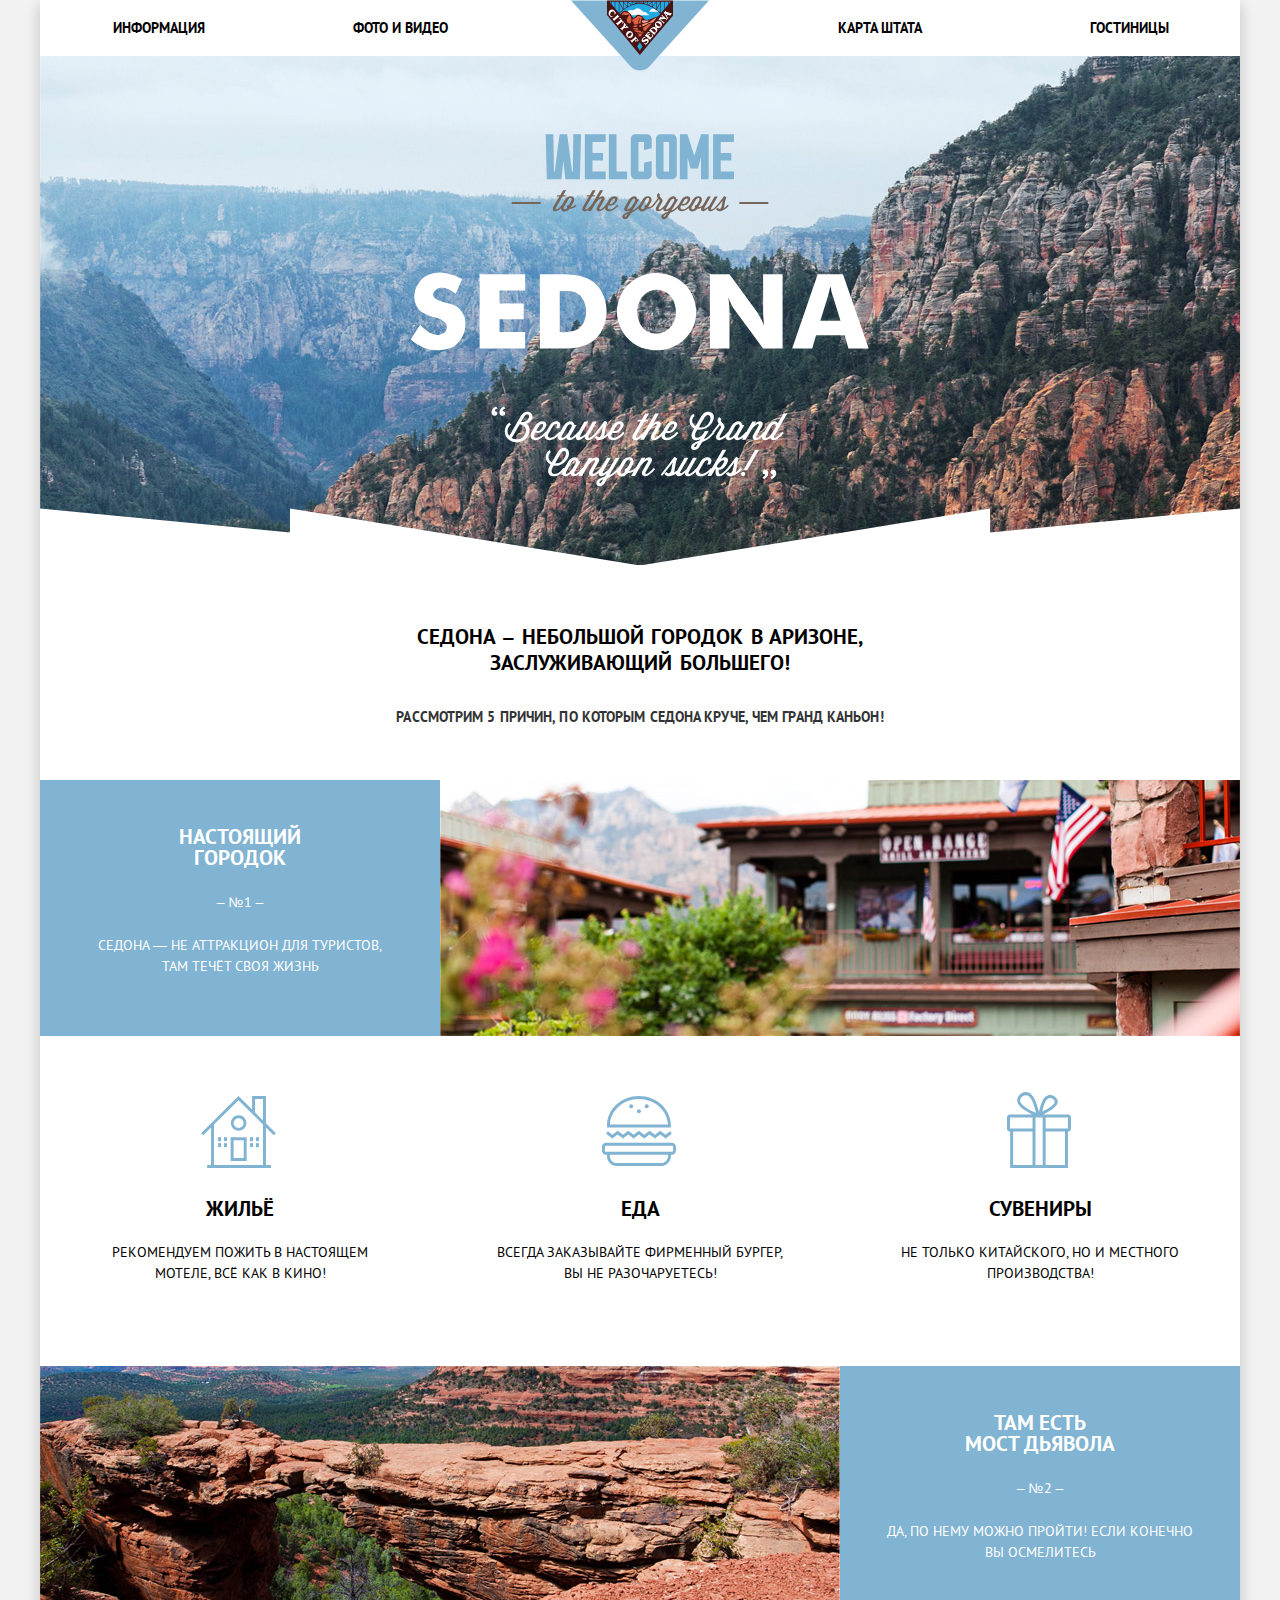
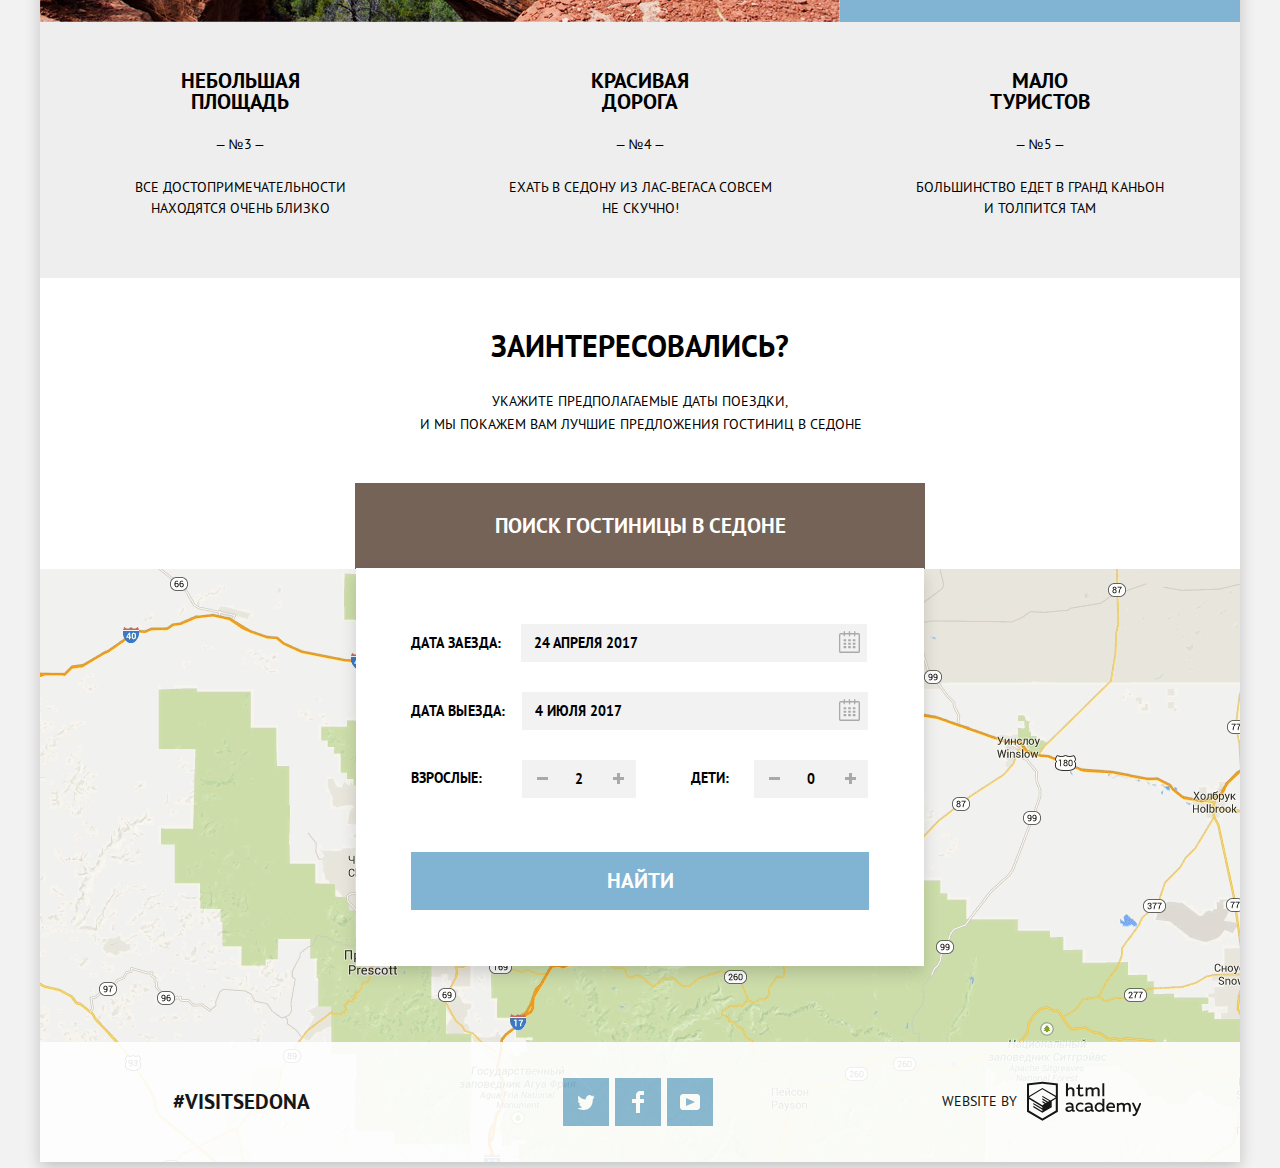
<file: index.html>
<!DOCTYPE html>
<html lang="ru">

<head>
  <meta charset="utf-8">
  <title>HTML Academy: Седона</title>
  <link rel="stylesheet" href="./css/normalize.css">
  <link rel="stylesheet" href="./css/style.min.css">
</head>

<body>
  <div class="total-wrap">
    <header class="header-index">
      <div class="logo-wrap">
        <a class="logo-link">
          <img src="img/logo.svg" width="138" height="71" alt="City of Sedona" class="logo">
        </a>
      </div>
      <nav class="nav-index">
        <ul class="user-nav">
          <li><a href="#" class="user-nav-item">Информация</a></li>
          <li><a href="#" class="user-nav-item">Фото и видео</a></li>
          <li><a href="#" class="user-nav-item">Карта штата</a></li>
          <li><a href="./hotels.html" class="user-nav-item">Гостиницы</a></li>
        </ul>
      </nav>
    </header>

    <main class="main-index">
      <h1 class="visually-hidden">Седона</h1>
      <div class="welcome-wrap">
        <p class="visually-hidden">Welcome to georgeous Sedona! Because the Great Canyone sukcs!</p>
        <p class="visually-hidden">Добро пожаловать в великолепную Седону! Потому что Большой Каньон - отстой!</p>
      </div>
      <section class="description">
        <h2 class="visually-hidden">Преимущества городка Седона</h2>
        <div class="description-intro">
          <p>Седона &ndash; небольшой городок в Аризоне, заслуживающий большего!</p>
          <p> Рассмотрим 5 причин, по которым Седона круче, чем гранд каньон!</p>
        </div>
        <ul class="features-list" aria-label="Список преимуществ Седоны">
          <li class="features-list-item">
            <div class="feautre-content">
              <div class="feautre-content-wrap">
                <h3 class="feature-heading">Настоящий городок</h3>
                <span class="number">&ndash; №1 &ndash;</span>
                <p class="feature-decription">Седона — не аттракцион для туристов, там течёт своя жизнь</p>
              </div>
              <div class="feature-pic">
                <img src="img/real-town.jpg" width="800" height="256" alt="Вид на домики в Седоне">
              </div>
            </div>
            <ul class="real-features" aria-label="Список местных особенностей">
              <li class="real-features-item">
                <h4>Жильё</h4>
                <p>Рекомендуем пожить в настоящем мотеле, всё как в кино!</p>
              </li>
              <li class="real-features-item">
                <h4>Еда</h4>
                <p>Всегда заказывайте фирменный бургер, вы не разочаруетесь!</p>
              </li>
              <li class="real-features-item">
                <h4>Сувениры</h4>
                <p>Не только китайского, но и местного производства!</p>
              </li>
            </ul>
          </li>
          <li class="features-list-item">
            <div class="feautre-content">
              <div class="feautre-content-wrap">
                <h3 class="feature-heading">Там есть <span class="oneline">Мост дьявола</span></h3>
                <span class="number">&ndash; №2 &ndash;</span>
                <p class="feature-decription">Да, по нему можно пройти! Если конечно вы осмелитесь</p>
              </div>
              <div class="feature-pic">
                <img src="img/devile-bridge.jpg" width="800" height="256" alt="Мост дьявола">
              </div>
            </div>
          </li>
          <li class="features-list-item">
            <div class="feautre-content">
              <h3 class="feature-heading">Небольшая площадь</h3>
              <span class="number">&ndash; №3 &ndash;</span>
              <p class="feature-decription">Все достопримечательности находятся очень близко</p>
            </div>
          </li>
          <li class="features-list-item">
            <div class="feautre-content">
              <h3 class="feature-heading">Красивая дорога</h3>
              <span class="number">&ndash; №4 &ndash;</span>
              <p class="feature-decription">Ехать в Седону из Лас-Вегаса совсем не скучно!</p>
            </div>
          </li>
          <li class="features-list-item">
            <div class="feautre-content">
              <h3 class="feature-heading">Мало туристов</h3>
              <span class="number">&ndash; №5 &ndash;</span>
              <p class="feature-decription">Большинство едет в гранд каньон и толпится там</p>
            </div>
          </li>
        </ul>
      </section>
      <section class="locations">
        <h2 class="ask">Заинтересовались?</h2>
        <p>Укажите предполагаемые даты поездки,<span class="oneline"> и мы покажем вам лучшие предложения гостиниц в седоне</span></p>
        <div class="hotel-search-wrap">
          <a href="#" class="hotel-search" id="search-open-button"><span class="oneline">Поиск гостиницы в Седоне</span></a>
        </div>
        <section class="search-area" id="hotel-search-area">
          <h3 class="visually-hidden">Поиск отелей</h3>
          <form action="https://echo.htmlacademy.ru" method="post" id="hotel-search-form">
            <p class="time-in">
              <label for="arriving-time">Дата заезда:</label>
              <input type="text" name="arriving" id="arriving-time" value="24 Апреля 2017">
              <button class="calendar-button" type="button">
                  <svg xmlns="http://www.w3.org/2000/svg" width="21" height="22">
                    <path d="M19.3 2h-2.9V.6c0-.3-.3-.6-.6-.6-.4 0-.7.3-.7.6V2h-4V.6c0-.3-.2-.6-.6-.6-.4 0-.7.3-.7.6V2H6V.6c0-.3-.3-.6-.7-.6-.3 0-.6.3-.6.6V2H1.8C.8 2 0 2.8 0 4v16.3c0 1 .8 1.8 1.8 1.8h17.5c1 0 1.7-.8 1.7-1.8V3.9c0-1-.8-1.9-1.7-1.9zm.4 18.2c0 .2-.2.4-.4.4H1.7a.4.4 0 01-.4-.4V3.9c0-.3.2-.5.5-.5h2.8v1.4c0 .4.3.7.7.7.3 0 .6-.3.6-.7V3.4h4v1.4c0 .4.2.7.6.7.4 0 .7-.3.7-.7V3.4H15v1.4c0 .4.3.7.7.7.3 0 .6-.3.6-.7V3.4h2.9c.2 0 .4.2.4.5v16.3z"/>
                    <path d="M4.6 8.2h2.6v2.1H4.6zM4.6 11.7h2.6v2.1H4.6zM4.6 15.1h2.6v2.1H4.6zM9.2 15.1h2.6v2.1H9.2zM9.2 11.7h2.6v2.1H9.2zM9.2 8.2h2.6v2.1H9.2zM13.8 15.1h2.6v2.1h-2.6zM13.8 11.7h2.6v2.1h-2.6zM13.8 8.2h2.6v2.1h-2.6z"/>
                  </svg>
                <span class="visually-hidden">Выбрать дату</span>
              </button>
            </p>
            <p class="time-out">
              <label for="departure-time">Дата выезда:</label>
              <input type="text" name="departure" id="departure-time" value="4 Июля 2017">
              <button class="calendar-button" type="button">
                  <svg xmlns="http://www.w3.org/2000/svg" width="21" height="22">
                    <path d="M19.3 2h-2.9V.6c0-.3-.3-.6-.6-.6-.4 0-.7.3-.7.6V2h-4V.6c0-.3-.2-.6-.6-.6-.4 0-.7.3-.7.6V2H6V.6c0-.3-.3-.6-.7-.6-.3 0-.6.3-.6.6V2H1.8C.8 2 0 2.8 0 4v16.3c0 1 .8 1.8 1.8 1.8h17.5c1 0 1.7-.8 1.7-1.8V3.9c0-1-.8-1.9-1.7-1.9zm.4 18.2c0 .2-.2.4-.4.4H1.7a.4.4 0 01-.4-.4V3.9c0-.3.2-.5.5-.5h2.8v1.4c0 .4.3.7.7.7.3 0 .6-.3.6-.7V3.4h4v1.4c0 .4.2.7.6.7.4 0 .7-.3.7-.7V3.4H15v1.4c0 .4.3.7.7.7.3 0 .6-.3.6-.7V3.4h2.9c.2 0 .4.2.4.5v16.3z"/>
                    <path d="M4.6 8.2h2.6v2.1H4.6zM4.6 11.7h2.6v2.1H4.6zM4.6 15.1h2.6v2.1H4.6zM9.2 15.1h2.6v2.1H9.2zM9.2 11.7h2.6v2.1H9.2zM9.2 8.2h2.6v2.1H9.2zM13.8 15.1h2.6v2.1h-2.6zM13.8 11.7h2.6v2.1h-2.6zM13.8 8.2h2.6v2.1h-2.6z"/>
                  </svg>
                <span class="visually-hidden">Выбрать дату</span>
              </button>
            </p>
            <p class="adults">
              <label for="adults-quantity">Взрослые:</label>
              <button class="button-minus" type="button" id="adults-button-minus">
                <span class="visually-hidden">Уменьшить</span>
              </button>
              <input type="text" name="adults" id="adults-quantity" value="2">
              <button class="button-plus" type="button" id="adults-button-plus">
                <span class="visually-hidden">Увеличить</span>
              </button>
            </p>
            <p class="kids">
              <label for="kids-quantity">Дети:</label>
              <button class="button-minus" type="button" id="kids-button-minus">
                <span class="visually-hidden">Уменьшить</span>
              </button>
                <input type="text" name="kids" id="kids-quantity" value="0">
              <button class="button-plus" type="button" id="kids-button-plus">
                <span class="visually-hidden">Увеличить</span>
              </button>
            </p>
            <button type="submit" class="find-hotels-button" id="submit-search-form">Найти</button>
          </form>
        </section>
        <div class="map" aria-label="Карта города Седона, Аризона 86336, США">
          <iframe title="Map of Sedona"
                  src="https://www.google.com/maps/embed?pb=!1m18!1m12!1m3!1d373180.79615911253!2d-111.9351694871143!3d34.894939474639344!2m3!1f0!2f0!3f0!3m2!1i1024!2i768!4f13.1!3m3!1m2!1s0x872da132f942b00d%3A0x5548c523fa6c8efd!2z0KHQtdC00L7QvdCwLCDQkNGA0LjQt9C-0L3QsCA4NjMzNiwg0KHQqNCQ!5e0!3m2!1sru!2sin!4v1571116060483!5m2!1sru!2sin"
                  allowfullscreen="">
          </iframe>
        </div>
      </section>
    </main>

    <footer class="footer-index" role="contentinfo" aria-label="Дополнительная информация">
      <div class="hashtag-wrap">
        <a href="#" class="hashtag">#VisitSedona</a>
      </div>
      <ul class="socials">
        <li><a class="socials-item" href="#"><img src="img/twitter.svg" width="17" height="15"
              alt="Седона на Twitter"></a></li>
        <li><a class="socials-item" href="#"><img src="img/facebook.svg" width="12" height="22"
              alt="Седона на Facebook"></a></li>
        <li><a class="socials-item" href="#"><img src="img/youtube.svg" width="20" height="16"
              alt="Седона на YouTube"></a></li>
      </ul>
      <div class="wrap-academy-logo">
        <a href="https://htmlacademy.ru/intensive/htmlcss" class="academy-logo" aria-label="Ссыка на HTML Академию">
          <span>Website by</span>
          <svg width="114" height="43" data-name="Layer 1" xmlns="http://www.w3.org/2000/svg" viewBox="0 0 113 39">
            <title>
              Логотип HTML Академии
            </title>
            <path d="M46.8 28.2a2 2 0 00.6 0v1.3a3.4 3.4 0 01-1.2.2 1.8 1.8 0 01-1.8-1 5 5 0 01-3.3 1.2c-1.6 0-3-1-3-2.7 0-2.3 2-3 3.9-3a11.6 11.6 0 012.3.3v-.3c0-1-.8-1.9-2.3-1.9a7.8 7.8 0 00-3.2.7v-1.8a10.7 10.7 0 013.4-.6c2.4 0 4 1.2 4 3.9v3.1a.6.6 0 00.6.6zM40.1 27a1.4 1.4 0 001.6 1.3 3.6 3.6 0 002.6-1v-1.5a10.2 10.2 0 00-2-.2c-1 0-2.2.3-2.2 1.4zM53 20.6a5.3 5.3 0 012.8.7V23a4.3 4.3 0 00-2.5-.7 2.9 2.9 0 100 5.7 5.3 5.3 0 002.6-.7v1.8a6.6 6.6 0 01-3 .6 4.4 4.4 0 01-4.6-4.5 4.5 4.5 0 014.8-4.7zM65.8 28.2a2 2 0 00.6 0v1.3a3.4 3.4 0 01-1.2.2 1.8 1.8 0 01-1.8-1 5 5 0 01-3.3 1.2c-1.6 0-3-1-3-2.7 0-2.3 2-3 3.9-3a11.6 11.6 0 012.3.3v-.3c0-1-.8-1.9-2.3-1.9a7.8 7.8 0 00-3.2.7v-1.8a10.7 10.7 0 013.4-.6c2.4 0 4 1.2 4 3.9v3.1a.6.6 0 00.6.6zM59.1 27a1.4 1.4 0 001.6 1.3 3.6 3.6 0 002.6-1v-1.5a10.2 10.2 0 00-2-.2c-1 0-2.2.3-2.2 1.4zM76.7 16.8v12.8h-1.8v-1.4a4 4 0 01-3.3 1.6 4.6 4.6 0 010-9.2 4 4 0 013.1 1.4v-5.2h2zm-4.8 5.5a2.9 2.9 0 000 5.8 3 3 0 002.8-1.8v-2.1a3 3 0 00-2.8-1.9zM83 20.6c3.5 0 4.7 2.8 4.1 5.4h-6.6c.3 1.5 1.8 2.2 3.4 2.2a6.4 6.4 0 002.8-.6v1.6a7.5 7.5 0 01-3.2.6c-2.7 0-5-1.5-5-4.6a4.4 4.4 0 014.5-4.6zm0 1.6a2.4 2.4 0 00-2.5 2.3h4.9a2 2 0 00-2.3-2.3zM89.1 29.6V21h1.7v1a4 4 0 013-1.3 3 3 0 012.7 1.4 4.3 4.3 0 013-1.4 3.2 3.2 0 013.4 3.5v5.5h-2v-5.4a1.7 1.7 0 00-1.8-1.8 3 3 0 00-2.1 1.1v6.1h-2v-5.4a1.7 1.7 0 00-1.8-1.8 3.1 3.1 0 00-2.3 1.3v6h-2zM111.5 20.9h2l-4.1 9.9c-1 2.3-2.2 3-3.5 3a5 5 0 01-1.2-.2V32a3 3 0 00.9.1c1 0 1.7-.7 2.2-2l.1-.4-4.1-8.9h2.1l3 6.6zM40.7 1.5v5a4 4 0 012.8-1.2A3.4 3.4 0 0147 9v5.4h-2V9.1a1.9 1.9 0 00-2-2 3 3 0 00-2.4 1.4v5.8h-2V1.5h2zM52.4 2.4v3.1h3.2v1.7h-3.2v4c0 1.2.6 1.6 1.7 1.6a4.7 4.7 0 001.8-.4v1.7a7.1 7.1 0 01-2.4.4 2.7 2.7 0 01-3-2.9V7.2H49V5.5h1.6V3zM58.1 14.3V5.5h1.7v1.1a4 4 0 013-1.3 3 3 0 012.7 1.4 4.3 4.3 0 013-1.4A3.2 3.2 0 0172 8.8v5.5h-2V8.9A1.7 1.7 0 0068 7 3 3 0 0066 8.2v6.1h-2V8.9A1.7 1.7 0 0062.2 7 3.1 3.1 0 0060 8.4v5.9h-2zM74.7 1.5h1.9v12.8h-1.9zM15.4 0h-.1L0 1.6v28l15.3 9.1 15.3-9v-28zm13.2 28.5l-13.3 7.9-13.3-8V17l13.2 7.9v1.4l-9-5.4v1.4l9 5.4v1.5l-9-5.4v1.4l9 5.4 9.3-5.5v-5.9l4-2.4v11.6zm0-13.2l-3.7 2.2-1.7 1-8-4.8V15l6.9 4-.2.1-1 .6-5.7-3.4v1.4l4.5 2.7-1 .7-3.4-2v1.4l2.2 1.3-2.3 1.3-13.1-7.8 13.1-8zm0-1.4L15.2 6 2 14V3.3L15.3 2l13.3 1.4V14z"/>
          </svg>
        </a>
      </div>
    </footer>
  </div>
  <script src="js/script.min.js"></script>
</body>

</html>
</file>
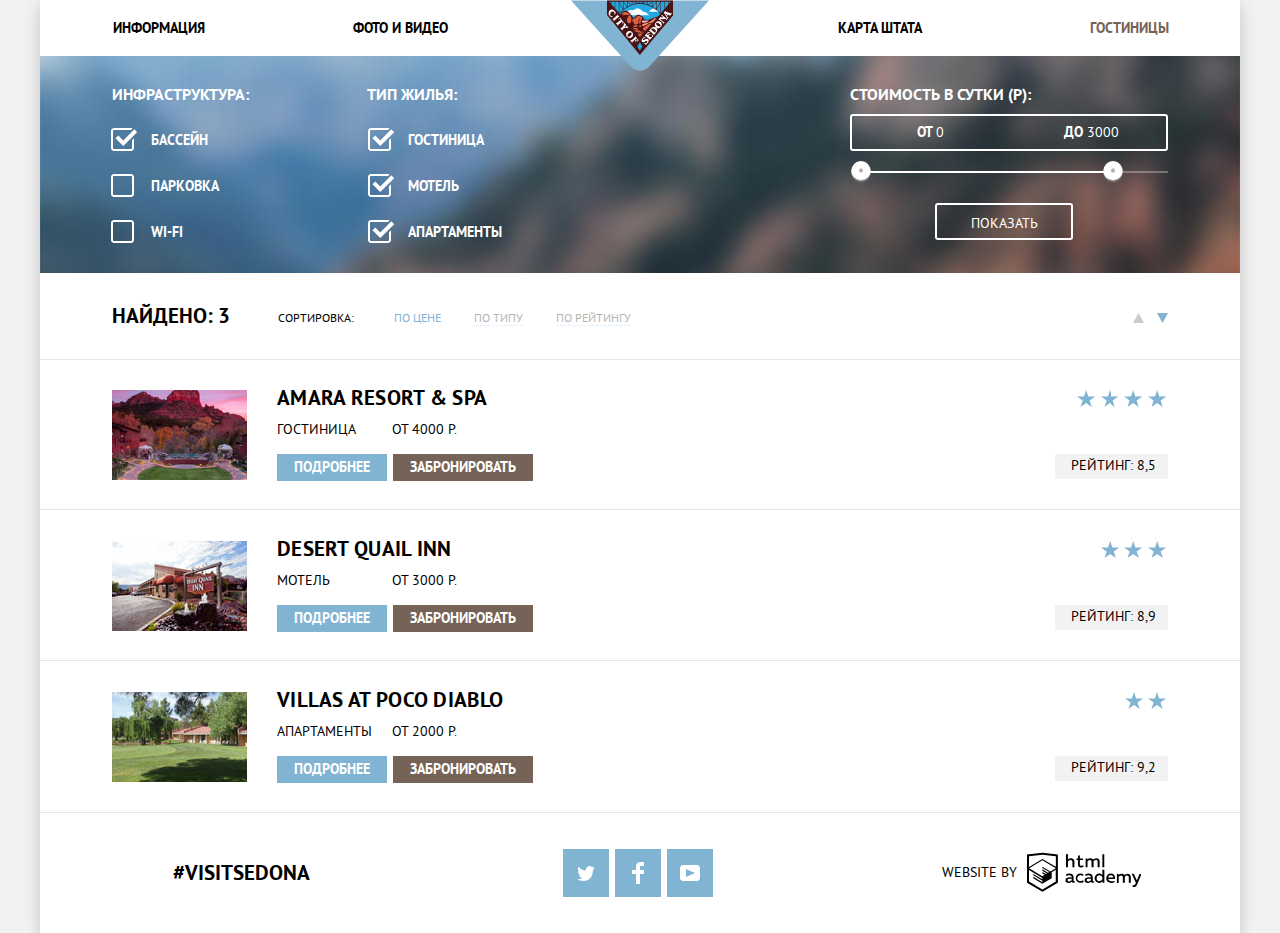
<file: hotels.html>
<!DOCTYPE html>
<html lang="ru">

<head>
  <meta charset="UTF-8">
  <title>Отели Седоны</title>
  <link rel="stylesheet" href="./css/normalize.css">
  <link rel="stylesheet" href="./css/style.min.css">
</head>

<body class="body-hotels">
  <div class="total-wrap">
    <header class="header-hotels">
      <div class="logo-wrap">
        <a href="./index.html" class="logo-link">
          <img src="img/logo.svg" width="138" height="71" alt="City of Sedona" class="logo">
        </a>
      </div>
      <nav class="nav-hotels">
        <ul class="user-nav">
          <li><a href="#" class="user-nav-item">Информация</a></li>
          <li><a href="#" class="user-nav-item">Фото и видео</a></li>
          <li><a href="#" class="user-nav-item">Карта штата</a></li>
          <li><a class="user-nav-item current-page">Гостиницы</a></li>
        </ul>
      </nav>
    </header>

    <main class="main-hotels">
      <h1 class="visually-hidden">Каталог отелей в Седоне</h1>
      <section class="filters">
        <h2 class="visually-hidden">Фильтры по отелям</h2>
        <form action="https://echo.htmlacademy.ru" method="get">
          <fieldset class="infrastructure-filter">
            <legend>Инфраструктура:</legend>
            <ul class="infrastructure-filters-list">
              <li>
                <input class="visually-hidden" type="checkbox" name="infrastructure-filters-list-properties" id="pool"
                  checked>
                <label class="infrastructure-filter-item" for="pool">Бассейн</label>
              </li>
              <li>
                <input class="visually-hidden" type="checkbox" name="infrastructure-filters-list-properties"
                  id="parking">
                <label class="infrastructure-filter-item" for="parking">Парковка</label>
              </li>
              <li>
                <input class="visually-hidden" type="checkbox" name="infrastructure-filters-list-properties" id="wifi">
                <label class="infrastructure-filter-item" for="wifi">Wi-Fi</label>
              </li>
            </ul>
          </fieldset>
          <fieldset class="type-filter">
            <legend>Тип жилья:</legend>
            <ul class="type-filters-list">
              <li>
                <input class="visually-hidden" type="checkbox" name="type-filters-list-properties" id="hotel" checked>
                <label class="type-filter-item" for="hotel">Гостиница</label>
              </li>
              <li>
                <input class="visually-hidden" type="checkbox" name="type-filters-list-properties" id="motel" checked>
                <label class="type-filter-item" for="motel">Мотель</label>
              </li>
              <li>
                <input class="visually-hidden" type="checkbox" name="type-filters-list-properties" id="apartment"
                  checked>
                <label class="type-filter-item" for="apartment">Апартаменты</label>
              </li>
            </ul>
          </fieldset>
          <div class="button-wrap">
            <fieldset class="price-filter">
              <legend>Стоимость в сутки (Р):</legend>
              <div class="price-controls">
                <label class="bottom-price">от <input type="text" name="bottom-price" value="0"></label>
                <label class="top-price">до <input type="text" name="top-price" value="3000"></label>
              </div>
              <div class="price-range">
                <div class="range"></div>
                <div class="bottom-point"></div>
                <div class="top-point"></div>
              </div>
            </fieldset>
            <button type="submit">Показать</button>
          </div>
        </form>
      </section>
      <section class="catalog">
        <div class="result-sorting-wrap">
          <p class="result">Найдено: <span class="amount">3</span></p>
          <section class="sorting">
            <h2>Сортировка:</h2>

              <ul class="sorting-list" aria-label="Типы сортировки">
                <li><a class="sorting-list-item current-sorting" href="#">По цене</a></li>
                <li><a class="sorting-list-item" href="#">По типу</a></li>
                <li><a class="sorting-list-item" href="#">По рейтингу</a></li>
              </ul>
              <ul class="sorting-direction" aria-label="Направление сортировки">
                <li>
                  <a class="sorting-direction-item" href="#">
                    <svg xmlns="http://www.w3.org/2000/svg" width="11" height="10">
                      <path d="M5.5 0L0 10h11z"/>
                    </svg>
                    <span class="visually-hidden">По возрастанию</span>
                  </a>
                </li>
                <li>
                  <a class="sorting-direction-item current-direction" href="#">
                    <svg xmlns="http://www.w3.org/2000/svg" width="11" height="10">
                      <path d="M5.5 10L0 0h11"/>
                    </svg>
                    <span class="visually-hidden">По убыванию</span>
                  </a>
                </li>
              </ul>

          </section>
        </div>
        <h2 class="visually-hidden">Достуные отели</h2>
        <ul class="hotels-list">
          <li class="hotels-list-element">
            <article class="hotels-list-item">
              <div class="hotel-picture"><img src="img/amara-resort.jpg" width="135" height="90" alt="Вид на Amara Resort & Spa"></div>
              <div class="hotel-info-wrap">
                <h3 class="hotel-name"><a href="#">Amara Resort & Spa</a></h3>
                <p class="type-price">
                  <span class="type">Гостиница</span>
                  <span class="price">От 4000 р.</span>
                </p>
                <a href="#" class="more">Подробнее</a>
                <a href="#" class="book">Забронировать</a>
              </div>
              <div class="rating">
                <div class="stars four-stars">
                  <span class="visually-hidden">4 звезды</span>
                </div>
                <span class="rating-text">Рейтинг: 8,5</span>
              </div>
            </article>
          </li>
          <li class="hotels-list-element">
            <article class="hotels-list-item">
              <div class="hotel-picture"><img src="img/desert-quail.jpg" width="135" height="90" alt="Вид на Desert Quail Inn"></div>
              <div class="hotel-info-wrap">
                <h3 class="hotel-name"><a href="#">Desert Quail Inn</a></h3>
                <p class="type-price">
                    <span class="type">Мотель</span>
                    <span class="price">От 3000 р.</span>
                </p>
                <a href="#" class="more">Подробнее</a>
                <a href="#" class="book">Забронировать</a>
              </div>
              <div class="rating">
                  <div class="stars three-stars">
                    <span class="visually-hidden">3 звезды</span>
                  </div>
                  <span class="rating-text">Рейтинг: 8,9</span>
                </div>
            </article>
          </li>
          <li class="hotels-list-element">
            <article class="hotels-list-item">
              <div class="hotel-picture"><img src="img/villa-poco-diablo.jpg" width="135" height="90" alt="Вид на Villas at Poco Diablo"></div>
              <div class="hotel-info-wrap">
                <h3 class="hotel-name"><a href="#">Villas at Poco Diablo</a></h3>
                <p class="type-price">
                  <span class="type">Апартаменты</span>
                  <span class="price">От 2000 р.</span>
                </p>
                <a href="#" class="more">Подробнее</a>
                <a href="#" class="book">Забронировать</a>
              </div>
              <div class="rating">
                  <div class="stars two-stars">
                    <span class="visually-hidden">2 звезды</span>
                  </div>
                  <span class="rating-text">Рейтинг: 9,2</span>
                </div>
            </article>
          </li>
        </ul>
      </section>
    </main>

    <footer class="footer-hotels" role="contentinfo" aria-label="Дополнительная информация">
      <div class="hashtag-wrap">
        <a href="#" class="hashtag">#VisitSedona</a>
      </div>
      <ul class="socials">
        <li><a class="socials-item" href="#"><img src="img/twitter.svg" width="17" height="15"
              alt="Седона на Twitter"></a></li>
        <li><a class="socials-item" href="#"><img src="img/facebook.svg" width="12" height="22"
              alt="Седона на Facebook"></a></li>
        <li><a class="socials-item" href="#"><img src="img/youtube.svg" width="20" height="16"
              alt="Седона на YouTube"></a></li>
      </ul>
      <div class="wrap-academy-logo">
        <a href="https://htmlacademy.ru/intensive/htmlcss" class="academy-logo" aria-label="Ссыка на HTML Академию">
          <span>Website by</span>
          <svg width="114" height="43" data-name="Layer 1" xmlns="http://www.w3.org/2000/svg" viewBox="0 0 113 39">
            <title>
              Логотип HTML Академии
            </title>
            <path d="M46.8 28.2a2 2 0 00.6 0v1.3a3.4 3.4 0 01-1.2.2 1.8 1.8 0 01-1.8-1 5 5 0 01-3.3 1.2c-1.6 0-3-1-3-2.7 0-2.3 2-3 3.9-3a11.6 11.6 0 012.3.3v-.3c0-1-.8-1.9-2.3-1.9a7.8 7.8 0 00-3.2.7v-1.8a10.7 10.7 0 013.4-.6c2.4 0 4 1.2 4 3.9v3.1a.6.6 0 00.6.6zM40.1 27a1.4 1.4 0 001.6 1.3 3.6 3.6 0 002.6-1v-1.5a10.2 10.2 0 00-2-.2c-1 0-2.2.3-2.2 1.4zM53 20.6a5.3 5.3 0 012.8.7V23a4.3 4.3 0 00-2.5-.7 2.9 2.9 0 100 5.7 5.3 5.3 0 002.6-.7v1.8a6.6 6.6 0 01-3 .6 4.4 4.4 0 01-4.6-4.5 4.5 4.5 0 014.8-4.7zM65.8 28.2a2 2 0 00.6 0v1.3a3.4 3.4 0 01-1.2.2 1.8 1.8 0 01-1.8-1 5 5 0 01-3.3 1.2c-1.6 0-3-1-3-2.7 0-2.3 2-3 3.9-3a11.6 11.6 0 012.3.3v-.3c0-1-.8-1.9-2.3-1.9a7.8 7.8 0 00-3.2.7v-1.8a10.7 10.7 0 013.4-.6c2.4 0 4 1.2 4 3.9v3.1a.6.6 0 00.6.6zM59.1 27a1.4 1.4 0 001.6 1.3 3.6 3.6 0 002.6-1v-1.5a10.2 10.2 0 00-2-.2c-1 0-2.2.3-2.2 1.4zM76.7 16.8v12.8h-1.8v-1.4a4 4 0 01-3.3 1.6 4.6 4.6 0 010-9.2 4 4 0 013.1 1.4v-5.2h2zm-4.8 5.5a2.9 2.9 0 000 5.8 3 3 0 002.8-1.8v-2.1a3 3 0 00-2.8-1.9zM83 20.6c3.5 0 4.7 2.8 4.1 5.4h-6.6c.3 1.5 1.8 2.2 3.4 2.2a6.4 6.4 0 002.8-.6v1.6a7.5 7.5 0 01-3.2.6c-2.7 0-5-1.5-5-4.6a4.4 4.4 0 014.5-4.6zm0 1.6a2.4 2.4 0 00-2.5 2.3h4.9a2 2 0 00-2.3-2.3zM89.1 29.6V21h1.7v1a4 4 0 013-1.3 3 3 0 012.7 1.4 4.3 4.3 0 013-1.4 3.2 3.2 0 013.4 3.5v5.5h-2v-5.4a1.7 1.7 0 00-1.8-1.8 3 3 0 00-2.1 1.1v6.1h-2v-5.4a1.7 1.7 0 00-1.8-1.8 3.1 3.1 0 00-2.3 1.3v6h-2zM111.5 20.9h2l-4.1 9.9c-1 2.3-2.2 3-3.5 3a5 5 0 01-1.2-.2V32a3 3 0 00.9.1c1 0 1.7-.7 2.2-2l.1-.4-4.1-8.9h2.1l3 6.6zM40.7 1.5v5a4 4 0 012.8-1.2A3.4 3.4 0 0147 9v5.4h-2V9.1a1.9 1.9 0 00-2-2 3 3 0 00-2.4 1.4v5.8h-2V1.5h2zM52.4 2.4v3.1h3.2v1.7h-3.2v4c0 1.2.6 1.6 1.7 1.6a4.7 4.7 0 001.8-.4v1.7a7.1 7.1 0 01-2.4.4 2.7 2.7 0 01-3-2.9V7.2H49V5.5h1.6V3zM58.1 14.3V5.5h1.7v1.1a4 4 0 013-1.3 3 3 0 012.7 1.4 4.3 4.3 0 013-1.4A3.2 3.2 0 0172 8.8v5.5h-2V8.9A1.7 1.7 0 0068 7 3 3 0 0066 8.2v6.1h-2V8.9A1.7 1.7 0 0062.2 7 3.1 3.1 0 0060 8.4v5.9h-2zM74.7 1.5h1.9v12.8h-1.9zM15.4 0h-.1L0 1.6v28l15.3 9.1 15.3-9v-28zm13.2 28.5l-13.3 7.9-13.3-8V17l13.2 7.9v1.4l-9-5.4v1.4l9 5.4v1.5l-9-5.4v1.4l9 5.4 9.3-5.5v-5.9l4-2.4v11.6zm0-13.2l-3.7 2.2-1.7 1-8-4.8V15l6.9 4-.2.1-1 .6-5.7-3.4v1.4l4.5 2.7-1 .7-3.4-2v1.4l2.2 1.3-2.3 1.3-13.1-7.8 13.1-8zm0-1.4L15.2 6 2 14V3.3L15.3 2l13.3 1.4V14z"/>
          </svg>
        </a>
      </div>
    </footer>
  </div>
</body>

</html>
</file>
<file: css/style.min.css>
@font-face{font-family:"PT Sans";src:url(../fonts/ptsans.woff2),url(../fonts/ptsans.woff);font-weight:400;font-style:normal}@font-face{font-family:"PT Sans";src:url(../fonts/ptsansbold.woff2),url(../fonts/ptsansbold.woff);font-weight:700;font-style:normal}*,::after,::before{-webkit-box-sizing:inherit;box-sizing:inherit}.visually-hidden{position:absolute;width:1px;height:1px;margin:-1px;border:0;padding:0;overflow:hidden;clip:rect(0 0 0 0)}html{-webkit-box-sizing:border-box;box-sizing:border-box}a{text-decoration:none}img{width:100%}body{margin:0;padding:0;font-family:"PT Sans",Arial,Tahoma,sans-serif;font-size:14px;font-weight:700;line-height:21px;letter-spacing:0;text-transform:uppercase;background-color:#f2f2f2}.total-wrap{position:relative;margin:0 auto;width:1200px;-webkit-box-shadow:0 5px 15px 0 rgba(0,0,0,.2);box-shadow:0 5px 15px 0 rgba(0,0,0,.2)}.header-hotels,.header-index{position:relative;margin:0;padding:0;width:100%;background-color:#fff}.logo-wrap{position:absolute;left:531px;z-index:5;width:138px;height:71px}.nav-hotels,.nav-index{width:100%}.user-nav{width:100%;margin:0;padding:0;padding-top:18px;padding-bottom:17px;display:-webkit-box;display:-ms-flexbox;display:flex;-ms-flex-wrap:wrap;flex-wrap:wrap;list-style:none}.user-nav li{margin:0;margin-left:73px;margin-right:67px;padding:0;width:100px}.user-nav li:nth-child(2){margin-right:296px}.user-nav li:nth-child(4){margin-left:0;margin-right:0;text-align:right}.user-nav li:nth-child(3){text-align:right;margin-right:147px}.user-nav-item{color:#000;white-space:nowrap}.user-nav-item:focus,.user-nav-item:hover{color:#81b3d2}.user-nav-item:active{color:#000;opacity:.3}.current-page,.current-page:active,.current-page:focus,.current-page:hover{color:#766357;opacity:1}.main-hotels,.main-index{margin:0;padding:0;width:100%;background-color:#fff}.welcome-wrap{width:1200px;height:509px;background-color:#9dc1d9;background-image:url(../img/welcome.svg),url(../img/polygon-mask.svg),url(../img/background-photo.jpg);background-position:center center,center 451px,center -55px;background-size:460px 353px,1200px 60px,1200px 773px;background-repeat:no-repeat}.description{width:100%}.description-intro{width:100%;padding-top:59px;margin-bottom:52px}.description-intro p{margin:0;padding:0;text-align:center}.description-intro p:nth-child(1){margin:0 291px;margin-bottom:31px;font-weight:700;font-size:21px;line-height:26px;word-spacing:2.5px}.description-intro p:nth-child(2){letter-spacing:.1px;color:#333}.features-list{margin:0;padding:0;width:100%;display:-webkit-box;display:-ms-flexbox;display:flex;-ms-flex-wrap:wrap;flex-wrap:wrap;list-style:none}.features-list-item:not(:nth-child(1)):not(:nth-child(2)){width:400px;text-align:center;background-color:#eee}.features-list-item:not(:nth-child(1)):not(:nth-child(2)) .feautre-content{padding-top:48px;padding-bottom:59px}.features-list-item:not(:nth-child(1)):not(:nth-child(2)) .feature-heading{margin:0 130px;margin-bottom:22px}.features-list-item .feature-decription{margin:0 60px}.features-list-item:nth-child(4) .feature-decription{margin:0 65px}.features-list-item:nth-child(5) .feature-decription{margin:0 71px}.features-list-item:nth-child(1),.features-list-item:nth-child(2){width:100%;display:-webkit-box;display:-ms-flexbox;display:flex;-ms-flex-wrap:wrap;flex-wrap:wrap}.features-list-item:nth-child(1) .feautre-content,.features-list-item:nth-child(2) .feautre-content{width:100%;display:-webkit-box;display:-ms-flexbox;display:flex;-ms-flex-wrap:wrap;flex-wrap:wrap}.feautre-content-wrap{width:400px;padding-top:46px;padding-bottom:57px;color:#fff;text-align:center;background-color:#81b3d2}.feature-pic{width:800px;height:256px;background-color:#dacbca}.feature-heading{margin:0;margin-bottom:24px;font-size:21px;line-height:21px}.number{display:block;margin-bottom:22px;font-family:"PT Sans",Arial,Tahoma,sans-serif;font-weight:400}.feature-decription{margin:0;font-family:"PT Sans",Arial,Tahoma,sans-serif;font-weight:400}.features-list-item:nth-child(1) .feature-heading,.features-list-item:nth-child(2) .feature-heading{margin-left:125px;margin-right:125px}.features-list-item:nth-child(1) .feature-decription,.features-list-item:nth-child(2) .feature-decription{margin:0 50px}.real-features{width:100%;margin:0;padding:0;display:-webkit-box;display:-ms-flexbox;display:flex;list-style:none}.real-features-item{width:400px;padding-top:162px;padding-bottom:82px;text-align:center}.real-features-item h4{position:relative;margin:0;margin-bottom:23px;font-size:21px}.real-features-item h4::before{position:absolute;content:""}.real-features-item:nth-child(1) h4::before{top:-102px;left:161px;width:75px;height:72px;background-image:url(../img/icon-1.svg);background-repeat:no-repeat}.real-features-item:nth-child(2) h4::before{top:-102px;left:162px;width:75px;height:72px;background-image:url(../img/icon-2.svg);background-repeat:no-repeat}.real-features-item:nth-child(3) h4::before{top:-106px;left:167px;width:75px;height:76px;background-image:url(../img/icon-3.svg);background-repeat:no-repeat}.real-features-item p{margin:0 50px;font-weight:400}.features-list-item:nth-child(2) .feautre-content{-webkit-box-orient:horizontal;-webkit-box-direction:reverse;-ms-flex-direction:row-reverse;flex-direction:row-reverse}.features-list-item:nth-child(2) .feature-decription{margin:0 40px}.features-list-item:nth-child(2) .feature-pic{width:800px;height:256px;background-color:#e37f56}.locations{position:relative;width:100%;padding-top:50px;text-align:center}.ask{margin:0;margin-bottom:26px;padding:0;font-size:30px;line-height:36px}.locations p{margin:0 380px;margin-bottom:47px;line-height:23px;font-weight:400}.oneline{display:block;white-space:nowrap}.hotel-search-wrap{height:86px;margin:0 315px}.hotel-search{display:block;padding:30px 140px;font-size:21px;line-height:26px;color:#fff;background-color:#766357}.hotel-search:focus,.hotel-search:hover{background-color:#604e43}.hotel-search:active{color:rgba(255,255,255,.3);background-color:#503e33}@-webkit-keyframes openPop{0%{-webkit-transform:scaleY(0);transform:scaleY(0);-webkit-transform-origin:top center;transform-origin:top center}100%{-webkit-transform:scaleY(100%);transform:scaleY(100%);-webkit-transform-origin:top center;transform-origin:top center}}@keyframes openPop{0%{-webkit-transform:scaleY(0);transform:scaleY(0);-webkit-transform-origin:top center;transform-origin:top center}100%{-webkit-transform:scaleY(100%);transform:scaleY(100%);-webkit-transform-origin:top center;transform-origin:top center}}@-webkit-keyframes close{0%{-webkit-transform:scaleY(100%);transform:scaleY(100%);-webkit-transform-origin:top center;transform-origin:top center}100%{-webkit-transform:scaleY(0);transform:scaleY(0);-webkit-transform-origin:top center;transform-origin:top center}}@keyframes close{0%{-webkit-transform:scaleY(100%);transform:scaleY(100%);-webkit-transform-origin:top center;transform-origin:top center}100%{-webkit-transform:scaleY(0);transform:scaleY(0);-webkit-transform-origin:top center;transform-origin:top center}}@-webkit-keyframes error{10%,30%,50%,70%,90%{-webkit-transform:translateX(10px);transform:translateX(10px)}0%,100%,20%,40%,60%,80%{-webkit-transform:translateX(-10px);transform:translateX(-10px)}}@keyframes error{10%,30%,50%,70%,90%{-webkit-transform:translateX(10px);transform:translateX(10px)}0%,100%,20%,40%,60%,80%{-webkit-transform:translateX(-10px);transform:translateX(-10px)}}.search-area{display:block;position:absolute;top:290px;left:316px;width:568px;visibility:visible;opacity:1;background-color:#fff;-webkit-box-shadow:0 7px 15px 0 rgba(0,0,0,.15);box-shadow:0 7px 15px 0 rgba(0,0,0,.15);-webkit-animation-name:openPop;animation-name:openPop;-webkit-animation-duration:.5s;animation-duration:.5s}.search-area-hide{-webkit-animation-name:close;animation-name:close;-webkit-animation-duration:.5s;animation-duration:.5s;visibility:hidden;opacity:0;-webkit-transition:visibility .5s,opacity .5s linear;transition:visibility .5s,opacity .5s linear}.search-area-error{-webkit-animation-name:error;animation-name:error;-webkit-animation-duration:.5s;animation-duration:.5s}.search-area form{width:100%;padding:56px 55px;display:-webkit-box;display:-ms-flexbox;display:flex;-ms-flex-wrap:wrap;flex-wrap:wrap}.search-area p{position:relative;margin:0;text-align:left}.time-in label,.time-out label{font-size:14px;font-weight:700;letter-spacing:.4px}.adults label,.kids label{margin-top:7px;font-size:14px;font-weight:700}.find-hotels-button,.time-in,.time-out{width:100%}.search-area .time-in,.search-area .time-out{margin:0;margin-bottom:30px}.search-area .adults,.search-area .kids{margin:0;margin-bottom:54px;display:-webkit-box;display:-ms-flexbox;display:flex}.search-area input{margin:0;width:346px;height:38px;padding:13px;font-family:"PT Sans",Arial,Tahoma,sans-serif;text-transform:uppercase;font-weight:700;border:none;background-color:#f2f2f2}.time-in input,.time-out input{width:346px;margin-right:-20px}.time-in label{margin-right:15px}.calendar-button{position:absolute;top:6px;right:15px;width:21px;height:22px;border:none;background-color:transparent}.calendar-button svg{fill:#a9a9a9}.time-out label{margin-right:12px}.adults input,.kids input{width:38px;padding-right:11px;padding-left:15px}.button-minus,.button-plus{position:relative;margin:0;padding:0;width:38px;height:38px;border:none;background-color:#f2f2f2;vertical-align:top}.button-minus::before{position:absolute;content:"";top:17px;left:15px;width:11px;height:3px;background-color:#a9a9a9}.button-plus::before{position:absolute;content:"";top:17px;left:15px;width:11px;height:3px;background-color:#a9a9a9}.button-plus::after{position:absolute;content:"";top:13px;right:16px;width:3px;height:11px;background-color:#a9a9a9}.adults label{margin-right:40px}.search-area .adults{margin-right:55px}.kids label{margin-right:25px}.find-hotels-button{padding-top:16px;padding-bottom:16px;font-family:"PT Sans",Arial,Tahoma,sans-serif;text-transform:uppercase;font-weight:700;font-size:21px;line-height:26px;color:#fff;border:none;background-color:#81b3d2}.search-area input:hover{background-color:#ebebeb}.search-area input:focus{background-color:#fff;-webkit-box-shadow:inset 0 0 0 2px #ebebeb;box-shadow:inset 0 0 0 2px #ebebeb}.calendar-button:focus svg,.calendar-button:hover svg{fill:#000}.calendar-button:active svg{fill:#81b3d2}.button-minus:focus::before,.button-minus:hover::before,.button-plus:focus::after,.button-plus:focus::before,.button-plus:hover::after,.button-plus:hover::before{background-color:#000}.button-minus:active::before,.button-plus:active::after,.button-plus:active::before{background-color:#81b3d2}.find-hotels-button:focus,.find-hotels-button:hover{background-color:#669ec0}.find-hotels-button:active{color:rgba(255,255,255,.3)}.map{width:100%;height:593px;background-image:url(../img/map.png);background-repeat:no-repeat}.map iframe{width:100%;height:593px;background-color:transparent;border:none}.footer-hotels,.footer-index{width:100%;padding:30px 73px;padding-bottom:36px;display:-webkit-box;display:-ms-flexbox;display:flex;-webkit-box-align:center;-ms-flex-align:center;align-items:center;-webkit-box-pack:justify;-ms-flex-pack:justify;justify-content:space-between;background-color:#fff}.footer-index{position:absolute;bottom:0;opacity:.9}.hashtag-wrap,.socials,.wrap-academy-logo{width:240px}.hashtag-wrap{padding-top:5px;padding-left:60px}.hashtag{font-size:21px;line-height:26px;color:#000}.socials{margin:0;padding:0;padding-top:6px;padding-left:40px;display:-webkit-box;display:-ms-flexbox;display:flex;-ms-flex-wrap:wrap;flex-wrap:wrap;list-style:none}.socials li{margin:0 3px;padding:0;width:46px;height:48px;display:-webkit-box;display:-ms-flexbox;display:flex;-webkit-box-align:center;-ms-flex-align:center;align-items:center}.socials-item{width:46px;height:48px;display:-webkit-box;display:-ms-flexbox;display:flex;-webkit-box-align:center;-ms-flex-align:center;align-items:center;background-color:#81b3d2}.socials-item:focus,.socials-item:hover{background-color:#669ec0}.socials-item:active img{opacity:.3}.wrap-academy-logo{padding-top:5px;padding-left:15px}.academy-logo{display:-webkit-box;display:-ms-flexbox;display:flex;-webkit-box-align:center;-ms-flex-align:center;align-items:center;color:#000;font-weight:400}.academy-logo span{margin-right:10px}.academy-logo svg{fill:#000}.academy-logo:focus svg,.academy-logo:hover svg{fill:#81b3d2}.academy-logo:active svg{fill:#bdbbbc}.filters{width:1200px;background-color:#2c4e69;background-image:url(../img/filter-background.jpg);background-repeat:no-repeat;background-position:0 -50px}.filters form{display:-webkit-box;display:-ms-flexbox;display:flex;-ms-flex-wrap:wrap;flex-wrap:wrap;padding:28px 72px}.filters fieldset{padding:0;margin:0;min-width:255px;border:none}.filters legend{color:#fff;font-size:16px}.infrastructure-filter legend{margin-bottom:25px}.infrastructure-filters-list{margin:0;padding:0;padding-left:39px;display:-webkit-box;display:-ms-flexbox;display:flex;-webkit-box-orient:vertical;-webkit-box-direction:normal;-ms-flex-direction:column;flex-direction:column;height:115px;-ms-flex-wrap:wrap;flex-wrap:wrap;color:#fff;list-style:none}.infrastructure-filters-list li:not(:last-child){margin-bottom:25px}.filters .type-filter{margin-right:228px}.type-filter legend{margin-bottom:25px}.type-filters-list{margin:0;padding:0;padding-left:41px;display:-webkit-box;display:-ms-flexbox;display:flex;-webkit-box-orient:vertical;-webkit-box-direction:normal;-ms-flex-direction:column;flex-direction:column;height:115px;-ms-flex-wrap:wrap;flex-wrap:wrap;color:#fff;list-style:none}.type-filters-list li:not(:last-child){margin-bottom:25px}.price-filter legend{margin-bottom:9px}.price-controls{display:-webkit-box;display:-ms-flexbox;display:flex;width:318px;padding-top:6px;padding-bottom:6px;margin-bottom:20px;border:2px solid #fff;border-radius:3px;color:#fff}.price-controls label{width:50%;padding-left:55px}.price-controls label:first-child{padding-left:65px}.price-controls input{border:none;margin:0;padding:0;width:70%;color:#fff;border:none;background-color:transparent}.infrastructure-filter-item,.type-filter-item{position:relative;cursor:pointer}.infrastructure-filter-item::before,.type-filter-item::before{position:absolute;content:"";width:23px;height:23px;left:-40px;top:-3px;background-image:url(../img/checkbox-off.svg)}.filters input[type=checkbox]:checked+label::before{width:27px;height:23px;background-image:url(../img/checkbox-on.svg)}.filters input[type=checkbox]:disabled+label::before{background-image:url(../img/checkbox-off-dis.svg)}.filters input[type=checkbox]:disabled:checked+label::before{width:27px;height:23px;background-image:url(../img/checkbox-on-dis.svg)}.filters input[type=checkbox]:focus+label{outline-color:#ccdbf3;outline-offset:2px;outline-style:auto;outline-width:5px}.filters .price-filter{margin-bottom:20px}.price-range{position:relative;padding-left:10px;padding-bottom:10px}.range{height:2px;width:308px;background-image:linear-gradient(to right,rgba(255,255,255,1) 0,rgba(255,255,255,1) 252px,rgba(255,255,255,.3) 253px,rgba(255,255,255,.3) 308px)}.bottom-point,.top-point{position:absolute;content:"";width:20px;height:22px;border-radius:50%;background-image:url(../img/filter-button.svg);background-repeat:no-repeat;background-position:center center;background-size:cover;cursor:pointer}.bottom-point:hover,.top-point:hover{width:22px;height:24px}.bottom-point{left:1px;top:-10px}.top-point{right:45px;top:-10px}.filters button{display:block;margin:0;margin-left:85px;width:138px;border-radius:3px;padding:7px;padding-top:10px;border:none;border:2px solid #fff;color:#fff;text-transform:uppercase;background:0 0}.filters button:focus,.filters button:hover{background-color:#fff;color:#000}.catalog{padding:0 72px}.result-sorting-wrap{position:relative;display:-webkit-box;display:-ms-flexbox;display:flex;min-height:87px;padding-top:32px}.result-sorting-wrap::after{position:absolute;bottom:0;left:-72px;content:"";width:1200px;height:1px;background-color:#e5e5e5}.result{margin:0;padding:0;margin-right:48px;font-size:21px;white-space:nowrap}.sorting{display:-webkit-box;display:-ms-flexbox;display:flex;-ms-flex-wrap:wrap;flex-wrap:wrap;width:890px}.sorting h2{margin:0;padding:0;padding-top:4px;margin-right:40px;font-size:12px;line-height:18px;font-weight:400}.sorting-list{display:-webkit-box;display:-ms-flexbox;display:flex;margin:0;padding:0;padding-top:2px;list-style:none}.sorting-list-item{margin:0;padding:0;border-bottom:1px dotted #81b3d2;font-weight:400;font-size:12px;line-height:18px;color:#000;opacity:.3}.sorting-list-item:focus,.sorting-list-item:hover{color:#81b3d2}.sorting-list-item:active{color:#000;border:none}.current-sorting{border:none;opacity:1;color:#81b3d2}.sorting-list li:not(:last-child){margin-right:33px}.sorting-direction{display:-webkit-box;display:-ms-flexbox;display:flex;margin:0;margin-left:auto;padding:0;padding-top:3px;-webkit-box-pack:justify;-ms-flex-pack:justify;justify-content:space-between;width:35px;list-style:none}.sorting-direction-item{width:11px;height:11px}.sorting-direction-item svg{fill:#cacaca}.current-direction svg{fill:#81b3d2}.sorting-direction-item:focus svg,.sorting-direction-item:hover svg{fill:#000}.current-direction:focus svg,.current-direction:hover svg{fill:#81b3d2}.sorting-direction-item:active svg{fill:#81b3d2}.hotels-list{margin:0;padding:0;list-style:none}.hotels-list li{position:relative;margin-bottom:1px}.hotels-list li::after{position:absolute;bottom:0;left:-72px;content:"";width:1200px;height:1px;background-color:#e5e5e5}.hotels-list li:nth-child(3)::after{bottom:-1px}.hotels-list-item{position:relative;display:-webkit-box;display:-ms-flexbox;display:flex;padding-top:25px;padding-bottom:30px}.rating{margin-left:auto;padding-top:5px}.stars{height:20px;margin-bottom:45px;background-image:url(../img/star.svg);background-repeat:space}.four-stars{width:89px;margin-left:22px}.three-stars{width:65px;margin-left:46px}.two-stars{width:41px;margin-left:70px}.rating-text{width:111px;padding-left:16px;padding-top:2px;padding-bottom:5px;padding-right:12px;font-weight:400;background-color:#f2f2f2}.hotel-picture{width:135px;height:90px;margin-right:30px;margin-top:5px}.hotel-name{margin:0;margin-bottom:8px;font-size:21px;line-height:26px;letter-spacing:.3px;color:#000}.hotel-name a{color:#000}.hotel-name a:focus,.hotel-name a:hover{color:#81b3d2}.hotel-name a:active{color:#000;opacity:.3}.type-price{margin:0;margin-bottom:17px;width:180px;display:-webkit-box;display:-ms-flexbox;display:flex;-webkit-box-pack:justify;-ms-flex-pack:justify;justify-content:space-between;-ms-flex-wrap:wrap;flex-wrap:wrap;font-size:14px;line-height:21px;font-weight:400}.book,.more{padding:4px 17px;padding-bottom:5px;color:#fff}.more{background-color:#81b3d2;margin-right:2px}.more:focus,.more:hover{background-color:#669ec0}.more:active{background-color:#5496bd;color:rgba(255,255,255,.3)}.book{background-color:#766357}.book:focus,.book:hover{background-color:#604e43}.book:active{background-color:#503e33;color:rgba(255,255,255,.3)}
</file>
